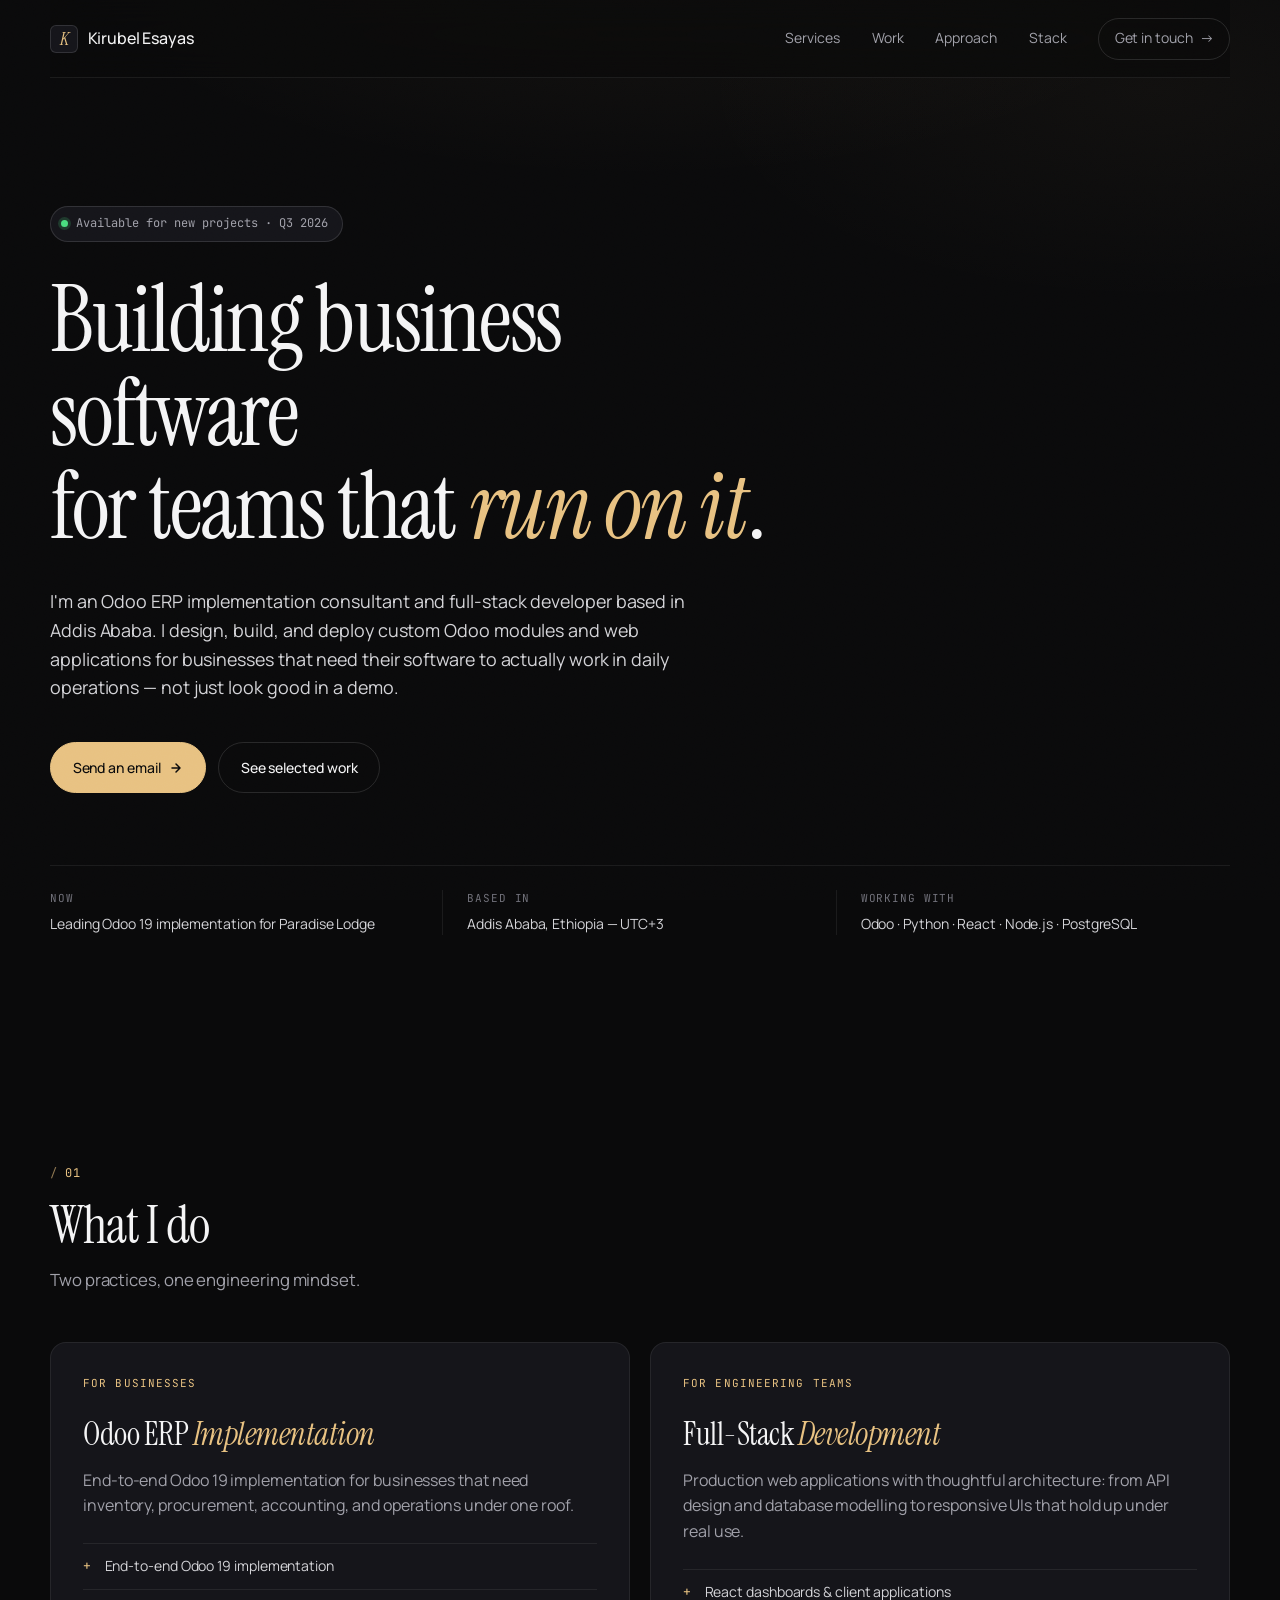
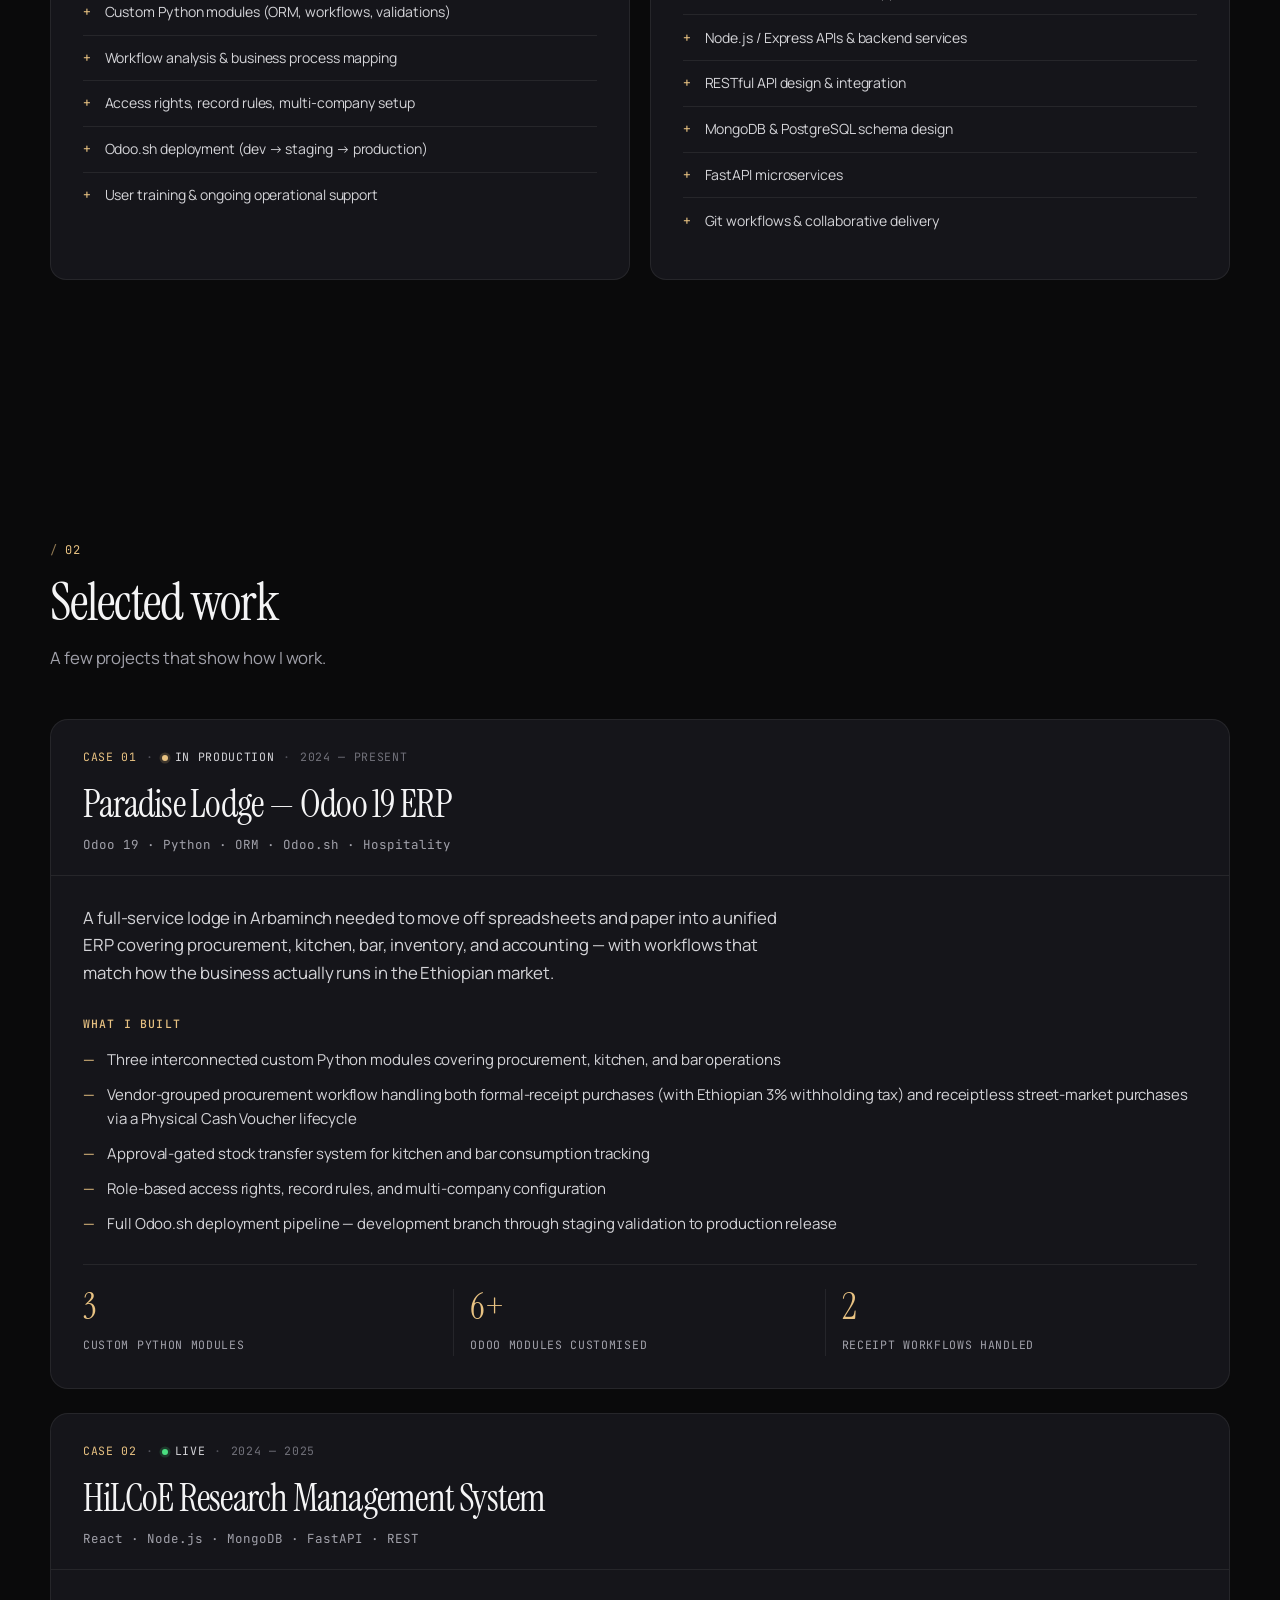
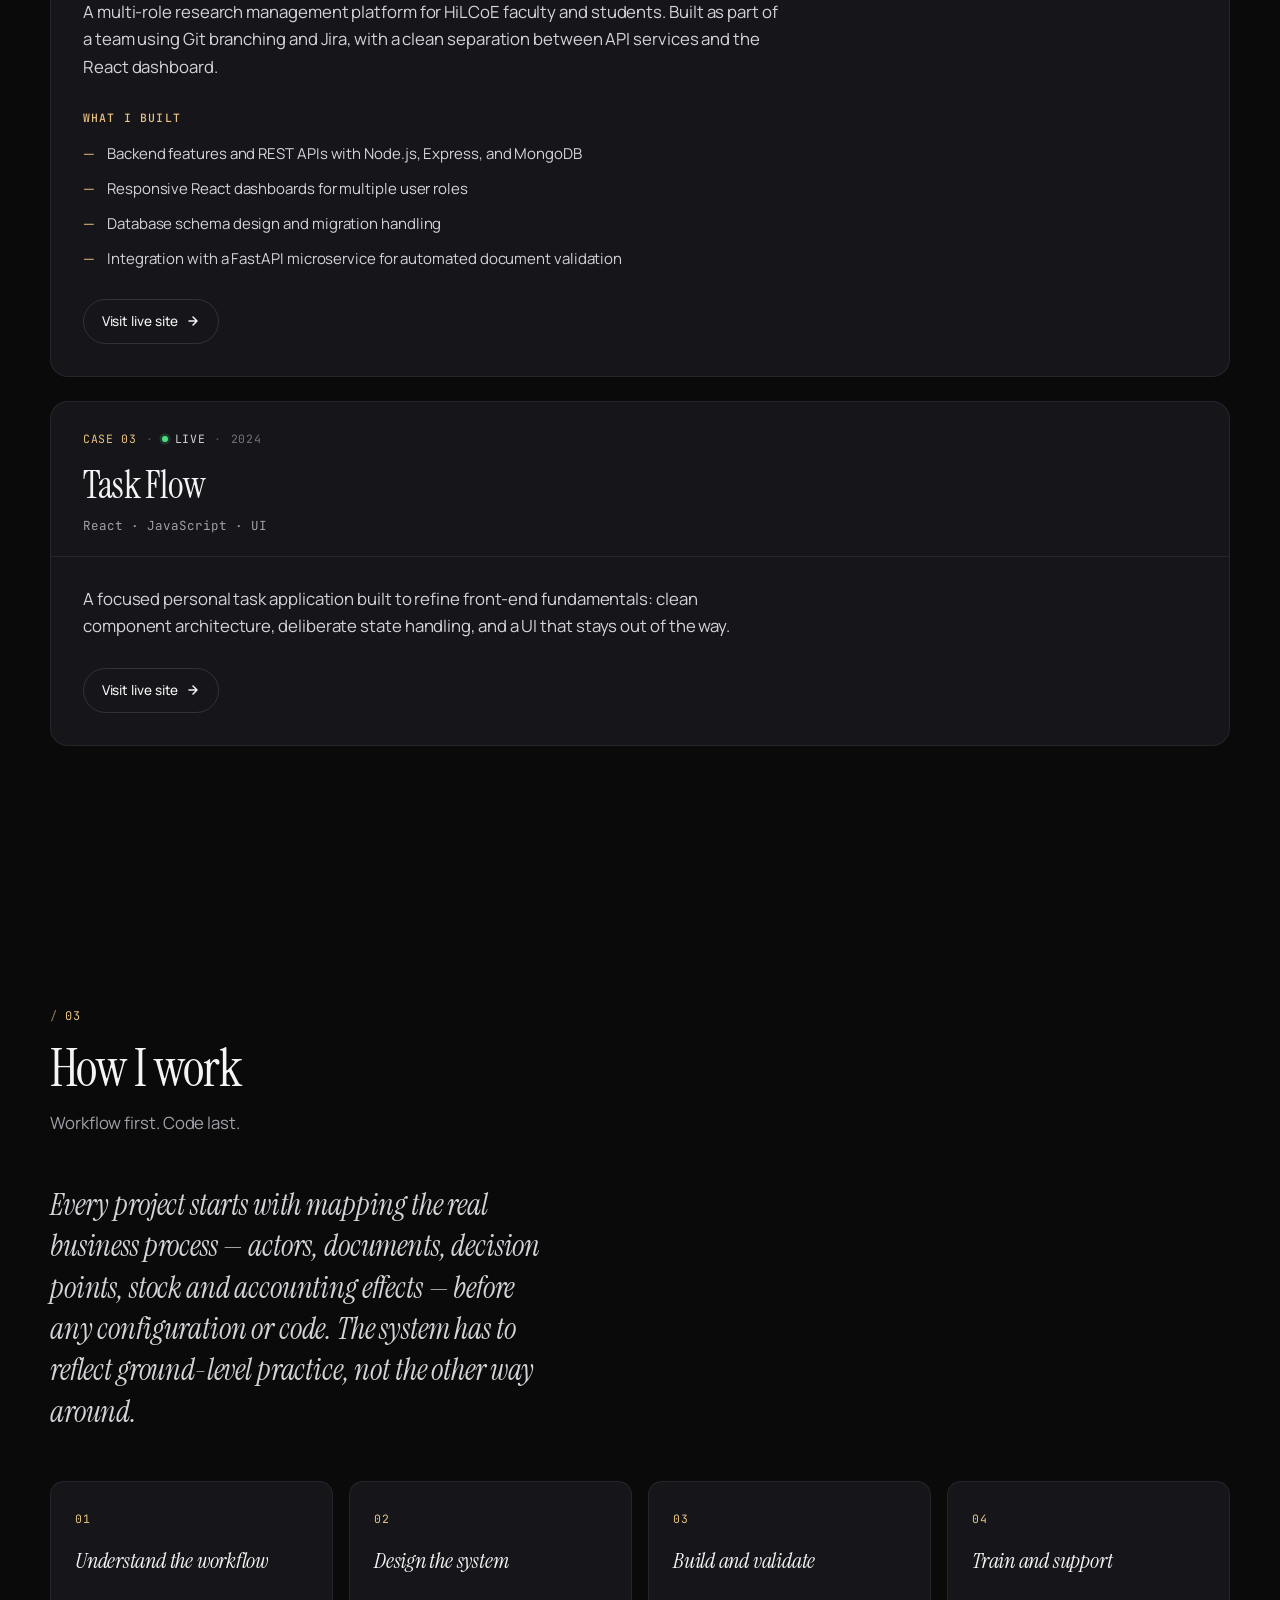
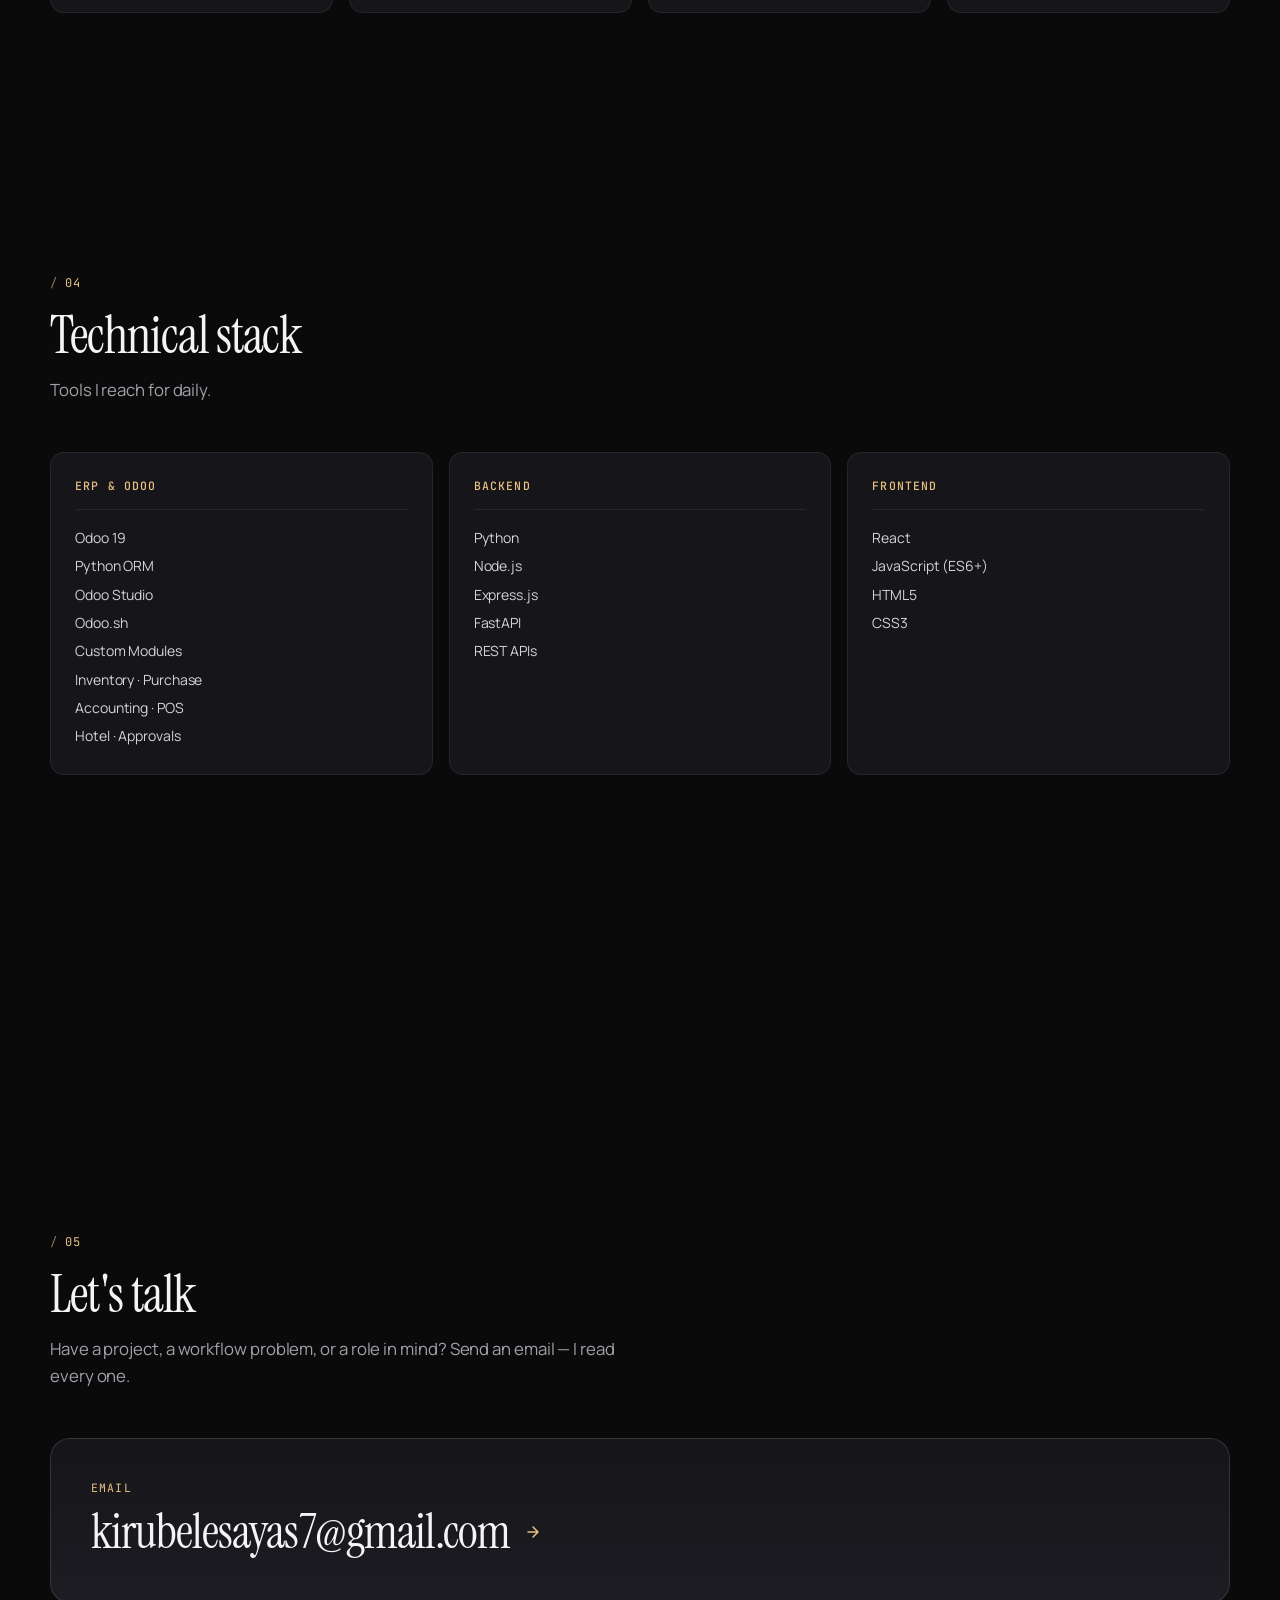
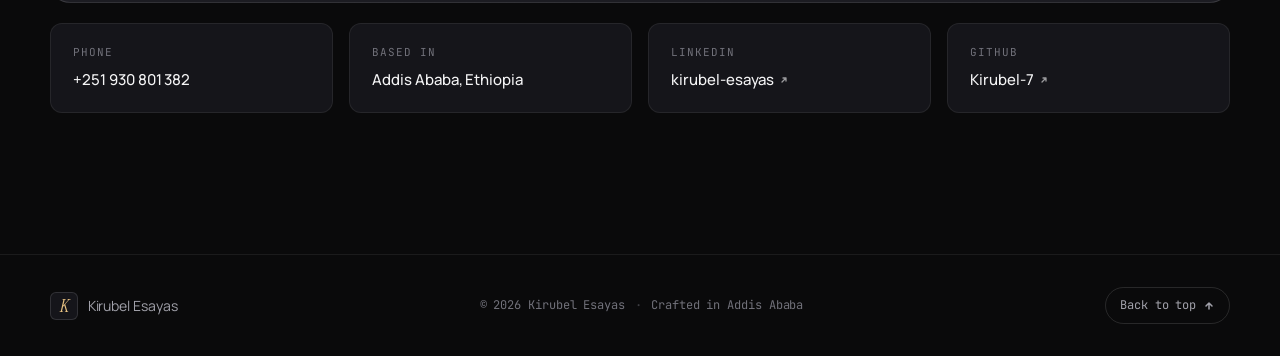
<file: Portfolio_V2/index.html>
<!DOCTYPE html>
<html lang="en">
<head>
  <meta charset="UTF-8" />
  <meta name="viewport" content="width=device-width, initial-scale=1.0" />
  <title>Kirubel Esayas — Odoo ERP Consultant & Full-Stack Developer</title>
  <meta name="description" content="Kirubel Esayas — Odoo 19 ERP implementation consultant and full-stack developer based in Addis Ababa. Custom Odoo modules, workflow automation, React and Node.js applications." />
  <meta name="theme-color" content="#0a0a0b" />

  <!-- Open Graph -->
  <meta property="og:title" content="Kirubel Esayas — Odoo ERP Consultant & Full-Stack Developer" />
  <meta property="og:description" content="Odoo 19 implementation, custom module development, and full-stack web applications for teams that depend on their software every day." />
  <meta property="og:type" content="website" />
  <meta property="og:url" content="https://www.kirubel7.me/" />

  <link rel="preconnect" href="https://fonts.googleapis.com" />
  <link rel="preconnect" href="https://fonts.gstatic.com" crossorigin />
  <link href="https://fonts.googleapis.com/css2?family=Instrument+Serif:ital@0;1&family=JetBrains+Mono:wght@400;500&family=Manrope:wght@300;400;500;600;700&display=swap" rel="stylesheet" />

  <link rel="stylesheet" href="style.css" />
</head>
<body>

  <div class="grain" aria-hidden="true"></div>

  <!-- ─────────────────────  NAV  ───────────────────── -->
  <header class="nav">
    <a class="brand" href="#top">
      <span class="brand-mark">K</span>
      <span class="brand-name">Kirubel Esayas</span>
    </a>
    <nav class="nav-links">
      <a href="#services">Services</a>
      <a href="#work">Work</a>
      <a href="#approach">Approach</a>
      <a href="#stack">Stack</a>
      <a href="#contact" class="nav-cta">Get in touch <span aria-hidden="true">→</span></a>
    </nav>
    <button class="nav-toggle" id="nav-toggle" aria-label="Open menu" aria-expanded="false">
      <span></span><span></span><span></span>
    </button>
  </header>

  <main id="top">

    <!-- ─────────────────────  HERO  ───────────────────── -->
    <section class="hero">
      <div class="hero-inner">
        <div class="status reveal" data-delay="0">
          <span class="status-dot"></span>
          <span>Available for new projects · Q3 2026</span>
        </div>

        <h1 class="hero-title reveal" data-delay="1">
          Building business software<br />
          for teams that <em>run on it</em>.
        </h1>

        <p class="hero-lead reveal" data-delay="2">
          I'm an Odoo ERP implementation consultant and full-stack developer based in
          Addis Ababa. I design, build, and deploy custom Odoo modules and web
          applications for businesses that need their software to actually work in
          daily operations &mdash; not just look good in a demo.
        </p>

        <div class="hero-actions reveal" data-delay="3">
          <a href="mailto:kirubelesayas7@gmail.com" class="btn btn-primary">
            <span>Send an email</span>
            <svg width="14" height="14" viewBox="0 0 14 14" fill="none" aria-hidden="true">
              <path d="M3 7h8M7 3l4 4-4 4" stroke="currentColor" stroke-width="1.5" stroke-linecap="round" stroke-linejoin="round"/>
            </svg>
          </a>
          <a href="#work" class="btn btn-ghost">
            <span>See selected work</span>
          </a>
        </div>

        <dl class="hero-meta reveal" data-delay="4">
          <div>
            <dt>Now</dt>
            <dd>Leading Odoo 19 implementation for Paradise Lodge</dd>
          </div>
          <div>
            <dt>Based in</dt>
            <dd>Addis Ababa, Ethiopia &mdash; UTC+3</dd>
          </div>
          <div>
            <dt>Working with</dt>
            <dd>Odoo · Python · React · Node.js · PostgreSQL</dd>
          </div>
        </dl>
      </div>
    </section>

    <!-- ─────────────────────  SERVICES  ───────────────────── -->
    <section class="section" id="services">
      <div class="section-head">
        <span class="section-num">01</span>
        <h2 class="section-title">What I do</h2>
        <p class="section-sub">Two practices, one engineering mindset.</p>
      </div>

      <div class="services-grid">
        <article class="service reveal">
          <p class="service-kicker">For businesses</p>
          <h3 class="service-title">Odoo ERP <em>Implementation</em></h3>
          <p class="service-desc">
            End-to-end Odoo 19 implementation for businesses that need
            inventory, procurement, accounting, and operations under one roof.
          </p>
          <ul class="service-list">
            <li><span>+</span>End-to-end Odoo 19 implementation</li>
            <li><span>+</span>Custom Python modules (ORM, workflows, validations)</li>
            <li><span>+</span>Workflow analysis &amp; business process mapping</li>
            <li><span>+</span>Access rights, record rules, multi-company setup</li>
            <li><span>+</span>Odoo.sh deployment (dev → staging → production)</li>
            <li><span>+</span>User training &amp; ongoing operational support</li>
          </ul>
        </article>

        <article class="service reveal" data-delay="1">
          <p class="service-kicker">For engineering teams</p>
          <h3 class="service-title">Full-Stack <em>Development</em></h3>
          <p class="service-desc">
            Production web applications with thoughtful architecture: from API
            design and database modelling to responsive UIs that hold up under
            real use.
          </p>
          <ul class="service-list">
            <li><span>+</span>React dashboards &amp; client applications</li>
            <li><span>+</span>Node.js / Express APIs &amp; backend services</li>
            <li><span>+</span>RESTful API design &amp; integration</li>
            <li><span>+</span>MongoDB &amp; PostgreSQL schema design</li>
            <li><span>+</span>FastAPI microservices</li>
            <li><span>+</span>Git workflows &amp; collaborative delivery</li>
          </ul>
        </article>
      </div>
    </section>

    <!-- ─────────────────────  WORK  ───────────────────── -->
    <section class="section" id="work">
      <div class="section-head">
        <span class="section-num">02</span>
        <h2 class="section-title">Selected work</h2>
        <p class="section-sub">A few projects that show how I work.</p>
      </div>

      <div class="case-list">

        <!-- CASE 01 ─ Paradise Lodge -->
        <article class="case reveal">
          <header class="case-head">
            <div class="case-meta">
              <span class="case-num">Case 01</span>
              <span class="case-sep">·</span>
              <span class="case-status"><span class="case-dot"></span>In production</span>
              <span class="case-sep">·</span>
              <span class="case-period">2024 — Present</span>
            </div>
            <h3 class="case-title">Paradise Lodge &mdash; Odoo 19 ERP</h3>
            <p class="case-tags">Odoo 19 · Python · ORM · Odoo.sh · Hospitality</p>
          </header>
          <div class="case-body">
            <p class="case-lead">
              A full-service lodge in Arbaminch needed to move off spreadsheets and
              paper into a unified ERP covering procurement, kitchen, bar, inventory,
              and accounting &mdash; with workflows that match how the business
              actually runs in the Ethiopian market.
            </p>
            <div class="case-detail">
              <h4>What I built</h4>
              <ul>
                <li>Three interconnected custom Python modules covering procurement, kitchen, and bar operations</li>
                <li>Vendor-grouped procurement workflow handling both formal-receipt purchases (with Ethiopian 3% withholding tax) and receiptless street-market purchases via a Physical Cash Voucher lifecycle</li>
                <li>Approval-gated stock transfer system for kitchen and bar consumption tracking</li>
                <li>Role-based access rights, record rules, and multi-company configuration</li>
                <li>Full Odoo.sh deployment pipeline &mdash; development branch through staging validation to production release</li>
              </ul>
            </div>
            <div class="case-stats">
              <div><strong>3</strong><span>Custom Python modules</span></div>
              <div><strong>6+</strong><span>Odoo modules customised</span></div>
              <div><strong>2</strong><span>Receipt workflows handled</span></div>
            </div>
          </div>
        </article>

        <!-- CASE 02 ─ HiLCoE RMS -->
        <article class="case reveal">
          <header class="case-head">
            <div class="case-meta">
              <span class="case-num">Case 02</span>
              <span class="case-sep">·</span>
              <span class="case-status"><span class="case-dot live"></span>Live</span>
              <span class="case-sep">·</span>
              <span class="case-period">2024 — 2025</span>
            </div>
            <h3 class="case-title">HiLCoE Research Management System</h3>
            <p class="case-tags">React · Node.js · MongoDB · FastAPI · REST</p>
          </header>
          <div class="case-body">
            <p class="case-lead">
              A multi-role research management platform for HiLCoE faculty and
              students. Built as part of a team using Git branching and Jira, with
              a clean separation between API services and the React dashboard.
            </p>
            <div class="case-detail">
              <h4>What I built</h4>
              <ul>
                <li>Backend features and REST APIs with Node.js, Express, and MongoDB</li>
                <li>Responsive React dashboards for multiple user roles</li>
                <li>Database schema design and migration handling</li>
                <li>Integration with a FastAPI microservice for automated document validation</li>
              </ul>
            </div>
            <div class="case-actions">
              <a class="case-link" href="https://hi-l-co-e-rms.vercel.app/" target="_blank" rel="noreferrer">
                Visit live site
                <svg width="14" height="14" viewBox="0 0 14 14" fill="none" aria-hidden="true">
                  <path d="M3 7h8M7 3l4 4-4 4" stroke="currentColor" stroke-width="1.5" stroke-linecap="round" stroke-linejoin="round"/>
                </svg>
              </a>
            </div>
          </div>
        </article>

        <!-- CASE 03 ─ Task App -->
        <article class="case reveal">
          <header class="case-head">
            <div class="case-meta">
              <span class="case-num">Case 03</span>
              <span class="case-sep">·</span>
              <span class="case-status"><span class="case-dot live"></span>Live</span>
              <span class="case-sep">·</span>
              <span class="case-period">2024</span>
            </div>
            <h3 class="case-title">Task Flow</h3>
            <p class="case-tags">React · JavaScript · UI</p>
          </header>
          <div class="case-body">
            <p class="case-lead">
              A focused personal task application built to refine front-end
              fundamentals: clean component architecture, deliberate state handling,
              and a UI that stays out of the way.
            </p>
            <div class="case-actions">
              <a class="case-link" href="https://taskapp.kirubel7.me/" target="_blank" rel="noreferrer">
                Visit live site
                <svg width="14" height="14" viewBox="0 0 14 14" fill="none" aria-hidden="true">
                  <path d="M3 7h8M7 3l4 4-4 4" stroke="currentColor" stroke-width="1.5" stroke-linecap="round" stroke-linejoin="round"/>
                </svg>
              </a>
            </div>
          </div>
        </article>

      </div>
    </section>

    <!-- ─────────────────────  APPROACH  ───────────────────── -->
    <section class="section" id="approach">
      <div class="section-head">
        <span class="section-num">03</span>
        <h2 class="section-title">How I work</h2>
        <p class="section-sub">Workflow first. Code last.</p>
      </div>

      <p class="approach-lead reveal">
        Every project starts with mapping the real business process &mdash; actors,
        documents, decision points, stock and accounting effects &mdash; before
        any configuration or code. The system has to reflect ground-level practice,
        not the other way around.
      </p>

      <div class="approach-steps">
        <article class="step reveal">
          <span class="step-num">01</span>
          <h4>Understand the workflow</h4>
        </article>
        <article class="step reveal" data-delay="1">
          <span class="step-num">02</span>
          <h4>Design the system</h4>
        </article>
        <article class="step reveal" data-delay="2">
          <span class="step-num">03</span>
          <h4>Build and validate</h4>
        </article>
        <article class="step reveal" data-delay="3">
          <span class="step-num">04</span>
          <h4>Train and support</h4>
        </article>
      </div>
    </section>

    <!-- ─────────────────────  STACK  ───────────────────── -->
    <section class="section" id="stack">
      <div class="section-head">
        <span class="section-num">04</span>
        <h2 class="section-title">Technical stack</h2>
        <p class="section-sub">Tools I reach for daily.</p>
      </div>

      <div class="stack-grid">
        <div class="stack-col reveal">
          <h4>ERP &amp; Odoo</h4>
          <ul>
            <li>Odoo 19</li>
            <li>Python ORM</li>
            <li>Odoo Studio</li>
            <li>Odoo.sh</li>
            <li>Custom Modules</li>
            <li>Inventory · Purchase</li>
            <li>Accounting · POS</li>
            <li>Hotel · Approvals</li>
          </ul>
        </div>
        <div class="stack-col reveal" data-delay="1">
          <h4>Backend</h4>
          <ul>
            <li>Python</li>
            <li>Node.js</li>
            <li>Express.js</li>
            <li>FastAPI</li>
            <li>REST APIs</li>
          </ul>
        </div>
        <div class="stack-col reveal" data-delay="2">
          <h4>Frontend</h4>
          <ul>
            <li>React</li>
            <li>JavaScript (ES6+)</li>
            <li>HTML5</li>
            <li>CSS3</li>
          </ul>
        </div>
        <div class="stack-col reveal" data-delay="3">
          <h4>Database</h4>
          <ul>
            <li>PostgreSQL</li>
            <li>MongoDB</li>
            <li>SQL</li>
          </ul>
        </div>
        <div class="stack-col reveal" data-delay="4">
          <h4>Tools</h4>
          <ul>
            <li>Git · GitHub</li>
            <li>Odoo.sh</li>
            <li>Jira · Postman</li>
          </ul>
        </div>
        <div class="stack-col reveal" data-delay="5">
          <h4>Domain</h4>
          <ul>
            <li>Workflow analysis</li>
            <li>Access rights design</li>
            <li>User training</li>
          </ul>
        </div>
      </div>
    </section>

    <!-- ─────────────────────  CONTACT  ───────────────────── -->
    <section class="section contact" id="contact">
      <div class="section-head">
        <span class="section-num">05</span>
        <h2 class="section-title">Let's talk</h2>
        <p class="section-sub">Have a project, a workflow problem, or a role in mind? Send an email &mdash; I read every one.</p>
      </div>

      <a class="contact-email reveal" href="mailto:kirubelesayas7@gmail.com">
        <span class="contact-email-label">Email</span>
        <span class="contact-email-value">
          kirubelesayas7@gmail.com
          <svg width="20" height="20" viewBox="0 0 20 20" fill="none" aria-hidden="true">
            <path d="M5 10h10M10 5l5 5-5 5" stroke="currentColor" stroke-width="1.5" stroke-linecap="round" stroke-linejoin="round"/>
          </svg>
        </span>
      </a>

      <div class="contact-meta">
        <a class="contact-card" href="tel:+251930801382">
          <span>Phone</span>
          <strong>+251 930 801 382</strong>
        </a>
        <div class="contact-card">
          <span>Based in</span>
          <strong>Addis Ababa, Ethiopia</strong>
        </div>
        <a class="contact-card" href="https://linkedin.com/in/kirubel-esayas" target="_blank" rel="noreferrer">
          <span>LinkedIn</span>
          <strong>kirubel-esayas <svg width="12" height="12" viewBox="0 0 12 12" fill="none" aria-hidden="true" style="margin-left:4px;opacity:.6;"><path d="M4 8l4-4M5 4h3v3" stroke="currentColor" stroke-width="1.3" stroke-linecap="round" stroke-linejoin="round"/></svg></strong>
        </a>
        <a class="contact-card" href="https://github.com/Kirubel-7" target="_blank" rel="noreferrer">
          <span>GitHub</span>
          <strong>Kirubel-7 <svg width="12" height="12" viewBox="0 0 12 12" fill="none" aria-hidden="true" style="margin-left:4px;opacity:.6;"><path d="M4 8l4-4M5 4h3v3" stroke="currentColor" stroke-width="1.3" stroke-linecap="round" stroke-linejoin="round"/></svg></strong>
        </a>
      </div>
    </section>

  </main>

  <!-- ─────────────────────  FOOTER  ───────────────────── -->
  <footer class="footer">
    <div class="footer-inner">
      <div class="footer-brand">
        <span class="brand-mark">K</span>
        <span>Kirubel Esayas</span>
      </div>
      <div class="footer-meta">
        <span>© 2026 Kirubel Esayas</span>
        <span class="footer-sep">·</span>
        <span>Crafted in Addis Ababa</span>
      </div>
      <a href="#top" class="footer-top">
        Back to top
        <svg width="12" height="12" viewBox="0 0 12 12" fill="none" aria-hidden="true">
          <path d="M6 9V3M3 6l3-3 3 3" stroke="currentColor" stroke-width="1.5" stroke-linecap="round" stroke-linejoin="round"/>
        </svg>
      </a>
    </div>
  </footer>

  <script src="script.js"></script>
</body>
</html>
</file>
<file: Portfolio_V2/style.css>
/* ──────────────────────────────────────────────────────────────
   Kirubel Esayas — Portfolio
   Dark editorial · warm amber · serif accents
   ────────────────────────────────────────────────────────────── */

:root {
  /* Surfaces */
  --bg:           #0a0a0b;
  --bg-elev:     #111114;
  --surface:     #15151a;
  --surface-2:   #1c1c22;

  /* Lines */
  --border:        rgba(255, 255, 255, 0.07);
  --border-strong: rgba(255, 255, 255, 0.12);
  --border-accent: rgba(232, 194, 130, 0.32);

  /* Text */
  --text:         #f4f4f5;
  --text-soft:    #d4d4d8;
  --text-muted:   #a1a1aa;
  --text-subtle:  #71717a;
  --text-faint:   #52525b;

  /* Accent — warm cream amber */
  --accent:        #e8c282;
  --accent-strong: #f0d49a;
  --accent-soft:   rgba(232, 194, 130, 0.10);

  /* Status */
  --live:    #4ade80;
  --working: #e8c282;

  /* Typography */
  --font-display: "Instrument Serif", "Cormorant Garamond", Georgia, serif;
  --font-body:    "Manrope", -apple-system, BlinkMacSystemFont, "Segoe UI", sans-serif;
  --font-mono:    "JetBrains Mono", ui-monospace, "SF Mono", Menlo, monospace;

  /* Layout */
  --container:    1180px;
  --gutter:       clamp(1.25rem, 4vw, 2.5rem);
  --section-gap:  clamp(5rem, 10vw, 8rem);

  /* Motion */
  --ease:   cubic-bezier(0.22, 1, 0.36, 1);
  --ease-2: cubic-bezier(0.16, 1, 0.3, 1);
}

/* ─── Reset / base ─── */
*, *::before, *::after { box-sizing: border-box; }

html {
  scroll-behavior: smooth;
  -webkit-font-smoothing: antialiased;
  -moz-osx-font-smoothing: grayscale;
}

body {
  margin: 0;
  min-height: 100vh;
  background: var(--bg);
  color: var(--text);
  font-family: var(--font-body);
  font-weight: 400;
  font-size: 16px;
  line-height: 1.6;
  letter-spacing: -0.005em;
  overflow-x: hidden;
  background-image:
    radial-gradient(ellipse 80% 50% at 50% -10%, rgba(232, 194, 130, 0.06), transparent 60%),
    radial-gradient(ellipse 60% 40% at 90% 10%, rgba(232, 194, 130, 0.03), transparent 60%);
  background-attachment: fixed;
}

/* Grain overlay — adds film texture without being noisy */
.grain {
  position: fixed;
  inset: 0;
  pointer-events: none;
  z-index: 100;
  opacity: 0.04;
  mix-blend-mode: overlay;
  background-image: url("data:image/svg+xml,%3Csvg xmlns='http://www.w3.org/2000/svg' width='200' height='200'%3E%3Cfilter id='n'%3E%3CfeTurbulence type='fractalNoise' baseFrequency='0.9' numOctaves='2' stitchTiles='stitch'/%3E%3C/filter%3E%3Crect width='100%25' height='100%25' filter='url(%23n)'/%3E%3C/svg%3E");
}

::selection {
  background: var(--accent);
  color: var(--bg);
}

a {
  color: inherit;
  text-decoration: none;
  transition: color 240ms var(--ease);
}

button { font: inherit; cursor: pointer; }

/* Container utility */
.nav, .hero-inner, .section, .footer-inner {
  width: min(var(--container), 100% - var(--gutter) * 2);
  margin-inline: auto;
}

/* ─────────────────────  NAV  ───────────────────── */

.nav {
  position: sticky;
  top: 0;
  z-index: 50;
  display: flex;
  align-items: center;
  justify-content: space-between;
  padding: 1.1rem 0;
  margin-top: 0;
  background: rgba(10, 10, 11, 0.72);
  backdrop-filter: blur(16px) saturate(140%);
  -webkit-backdrop-filter: blur(16px) saturate(140%);
  border-bottom: 1px solid var(--border);
}

.brand {
  display: inline-flex;
  align-items: center;
  gap: 0.6rem;
  color: var(--text);
}

.brand-mark {
  display: grid;
  place-items: center;
  width: 28px;
  height: 28px;
  border: 1px solid var(--border-strong);
  border-radius: 6px;
  background: var(--surface);
  font-family: var(--font-display);
  font-style: italic;
  font-size: 18px;
  color: var(--accent);
  line-height: 1;
}

.brand-name {
  font-weight: 500;
  letter-spacing: -0.01em;
}

.nav-links {
  display: flex;
  align-items: center;
  gap: 2rem;
}

.nav-links > a {
  font-size: 14px;
  font-weight: 400;
  color: var(--text-muted);
  position: relative;
}

.nav-links > a:not(.nav-cta):hover {
  color: var(--text);
}

.nav-links > a:not(.nav-cta)::after {
  content: "";
  position: absolute;
  left: 0;
  right: 0;
  bottom: -4px;
  height: 1px;
  background: var(--accent);
  transform: scaleX(0);
  transform-origin: left;
  transition: transform 280ms var(--ease);
}

.nav-links > a:not(.nav-cta):hover::after {
  transform: scaleX(1);
}

.nav-cta {
  display: inline-flex;
  align-items: center;
  gap: 0.45rem;
  padding: 0.55rem 0.95rem;
  border: 1px solid var(--border-strong);
  border-radius: 999px;
  font-size: 13px;
  font-weight: 500;
  color: var(--text);
  transition: all 240ms var(--ease);
}

.nav-cta:hover {
  border-color: var(--accent);
  background: var(--accent-soft);
  color: var(--accent-strong);
}

.nav-cta span[aria-hidden] {
  transition: transform 240ms var(--ease);
  display: inline-block;
}

.nav-cta:hover span[aria-hidden] {
  transform: translateX(3px);
}

.nav-toggle {
  display: none;
  flex-direction: column;
  gap: 5px;
  background: transparent;
  border: 1px solid var(--border-strong);
  border-radius: 6px;
  padding: 9px;
  width: 38px;
  height: 38px;
}

.nav-toggle span {
  display: block;
  width: 100%;
  height: 1.5px;
  background: var(--text);
  transition: transform 240ms var(--ease), opacity 200ms var(--ease);
}

.nav-toggle[aria-expanded="true"] span:nth-child(1) { transform: translateY(6.5px) rotate(45deg); }
.nav-toggle[aria-expanded="true"] span:nth-child(2) { opacity: 0; }
.nav-toggle[aria-expanded="true"] span:nth-child(3) { transform: translateY(-6.5px) rotate(-45deg); }

/* ─────────────────────  HERO  ───────────────────── */

.hero {
  padding: clamp(4rem, 12vw, 8rem) 0 clamp(3rem, 8vw, 6rem);
}

.hero-inner {
  display: flex;
  flex-direction: column;
  align-items: flex-start;
  gap: 2rem;
}

.status {
  display: inline-flex;
  align-items: center;
  gap: 0.55rem;
  padding: 0.45rem 0.85rem 0.45rem 0.6rem;
  border: 1px solid var(--border-strong);
  border-radius: 999px;
  background: var(--surface);
  font-family: var(--font-mono);
  font-size: 12px;
  color: var(--text-muted);
  letter-spacing: 0;
}

.status-dot {
  width: 7px;
  height: 7px;
  border-radius: 50%;
  background: var(--live);
  box-shadow: 0 0 0 3px rgba(74, 222, 128, 0.18);
  animation: pulse 2.4s ease-in-out infinite;
}

@keyframes pulse {
  0%, 100% { box-shadow: 0 0 0 3px rgba(74, 222, 128, 0.18); }
  50%      { box-shadow: 0 0 0 5px rgba(74, 222, 128, 0.08); }
}

.hero-title {
  font-family: var(--font-display);
  font-weight: 400;
  font-size: clamp(2.75rem, 8vw, 5.75rem);
  line-height: 1.02;
  letter-spacing: -0.025em;
  margin: 0;
  max-width: 18ch;
}

.hero-title em {
  font-style: italic;
  color: var(--accent);
}

.hero-lead {
  font-size: clamp(1.05rem, 1.4vw, 1.2rem);
  line-height: 1.6;
  color: var(--text-soft);
  max-width: 58ch;
  margin: 0;
}

.hero-actions {
  display: flex;
  flex-wrap: wrap;
  gap: 0.75rem;
  margin-top: 0.5rem;
}

.btn {
  display: inline-flex;
  align-items: center;
  gap: 0.55rem;
  padding: 0.85rem 1.35rem;
  border-radius: 999px;
  font-size: 14px;
  font-weight: 500;
  letter-spacing: -0.005em;
  border: 1px solid transparent;
  transition: all 240ms var(--ease);
}

.btn svg {
  transition: transform 240ms var(--ease);
}

.btn-primary {
  background: var(--accent);
  color: var(--bg);
  border-color: var(--accent);
}

.btn-primary:hover {
  background: var(--accent-strong);
  border-color: var(--accent-strong);
  transform: translateY(-1px);
  box-shadow: 0 8px 28px -8px rgba(232, 194, 130, 0.4);
}

.btn-primary:hover svg { transform: translateX(3px); }

.btn-ghost {
  background: transparent;
  border-color: var(--border-strong);
  color: var(--text);
}

.btn-ghost:hover {
  border-color: var(--text-muted);
  background: var(--surface);
}

.hero-meta {
  display: grid;
  grid-template-columns: repeat(3, minmax(0, 1fr));
  gap: 0;
  margin: 2.5rem 0 0;
  padding: 1.5rem 0 0;
  border-top: 1px solid var(--border);
  width: 100%;
}

.hero-meta > div {
  padding-right: 1.5rem;
  border-right: 1px solid var(--border);
}

.hero-meta > div:last-child {
  border-right: none;
  padding-right: 0;
}

.hero-meta > div + div {
  padding-left: 1.5rem;
}

.hero-meta dt {
  font-family: var(--font-mono);
  font-size: 11px;
  text-transform: uppercase;
  letter-spacing: 0.08em;
  color: var(--text-subtle);
  margin: 0 0 0.4rem;
}

.hero-meta dd {
  margin: 0;
  font-size: 14px;
  color: var(--text-soft);
  line-height: 1.45;
}

/* ─────────────────────  SECTION HEAD  ───────────────────── */

.section {
  padding: var(--section-gap) 0;
  scroll-margin-top: 4rem;
}

.section-head {
  margin-bottom: 3rem;
  max-width: 720px;
}

.section-num {
  display: inline-block;
  font-family: var(--font-mono);
  font-size: 12px;
  color: var(--accent);
  letter-spacing: 0.06em;
  margin-bottom: 1rem;
}

.section-num::before { content: "/ "; opacity: 0.6; }

.section-title {
  font-family: var(--font-display);
  font-weight: 400;
  font-size: clamp(2rem, 4.5vw, 3.25rem);
  line-height: 1.05;
  letter-spacing: -0.02em;
  margin: 0 0 0.85rem;
}

.section-sub {
  font-size: 1.05rem;
  color: var(--text-muted);
  margin: 0;
  max-width: 60ch;
}

/* ─────────────────────  SERVICES  ───────────────────── */

.services-grid {
  display: grid;
  grid-template-columns: repeat(2, minmax(0, 1fr));
  gap: 1.25rem;
}

.service {
  padding: 2rem 2rem 2.25rem;
  background: var(--surface);
  border: 1px solid var(--border);
  border-radius: 16px;
  transition: border-color 320ms var(--ease), transform 320ms var(--ease);
  position: relative;
  overflow: hidden;
}

.service::before {
  content: "";
  position: absolute;
  top: 0;
  left: 0;
  right: 0;
  height: 1px;
  background: linear-gradient(90deg, transparent, var(--accent), transparent);
  opacity: 0;
  transition: opacity 400ms var(--ease);
}

.service:hover {
  border-color: var(--border-strong);
  transform: translateY(-2px);
}

.service:hover::before {
  opacity: 1;
}

.service-kicker {
  font-family: var(--font-mono);
  font-size: 11px;
  text-transform: uppercase;
  letter-spacing: 0.1em;
  color: var(--accent);
  margin: 0 0 1.5rem;
}

.service-title {
  font-family: var(--font-display);
  font-weight: 400;
  font-size: clamp(1.5rem, 2.5vw, 2rem);
  line-height: 1.1;
  letter-spacing: -0.015em;
  margin: 0 0 1rem;
}

.service-title em {
  font-style: italic;
  color: var(--accent);
}

.service-desc {
  color: var(--text-muted);
  margin: 0 0 1.5rem;
  line-height: 1.6;
}

.service-list {
  list-style: none;
  padding: 0;
  margin: 0;
  border-top: 1px solid var(--border);
}

.service-list li {
  display: flex;
  gap: 0.85rem;
  padding: 0.7rem 0;
  font-size: 14px;
  color: var(--text-soft);
  border-bottom: 1px solid var(--border);
}

.service-list li:last-child { border-bottom: none; }

.service-list li span {
  font-family: var(--font-mono);
  color: var(--accent);
  flex-shrink: 0;
  font-size: 13px;
  margin-top: 1px;
}

/* ─────────────────────  CASE STUDIES  ───────────────────── */

.case-list {
  display: flex;
  flex-direction: column;
  gap: 1.5rem;
}

.case {
  background: var(--surface);
  border: 1px solid var(--border);
  border-radius: 18px;
  overflow: hidden;
  transition: border-color 320ms var(--ease);
}

.case:hover {
  border-color: var(--border-strong);
}

.case-head {
  padding: 1.75rem 2rem 1.25rem;
  border-bottom: 1px solid var(--border);
}

.case-meta {
  display: flex;
  align-items: center;
  flex-wrap: wrap;
  gap: 0.55rem;
  font-family: var(--font-mono);
  font-size: 11.5px;
  color: var(--text-subtle);
  text-transform: uppercase;
  letter-spacing: 0.06em;
  margin-bottom: 1rem;
}

.case-num {
  color: var(--accent);
}

.case-sep {
  color: var(--text-faint);
}

.case-status {
  display: inline-flex;
  align-items: center;
  gap: 0.4rem;
  color: var(--text-soft);
}

.case-dot {
  width: 6px;
  height: 6px;
  border-radius: 50%;
  background: var(--working);
  box-shadow: 0 0 0 2.5px rgba(232, 194, 130, 0.18);
}

.case-dot.live {
  background: var(--live);
  box-shadow: 0 0 0 2.5px rgba(74, 222, 128, 0.18);
}

.case-title {
  font-family: var(--font-display);
  font-weight: 400;
  font-size: clamp(1.6rem, 3vw, 2.4rem);
  line-height: 1.1;
  letter-spacing: -0.02em;
  margin: 0 0 0.6rem;
}

.case-tags {
  font-family: var(--font-mono);
  font-size: 12.5px;
  color: var(--text-muted);
  margin: 0;
  letter-spacing: 0;
}

.case-body {
  padding: 1.75rem 2rem 2rem;
}

.case-lead {
  font-size: 1.05rem;
  line-height: 1.65;
  color: var(--text-soft);
  margin: 0 0 1.75rem;
  max-width: 70ch;
}

.case-detail h4 {
  font-family: var(--font-mono);
  font-size: 11.5px;
  text-transform: uppercase;
  letter-spacing: 0.1em;
  color: var(--accent);
  margin: 0 0 0.9rem;
  font-weight: 500;
}

.case-detail ul {
  list-style: none;
  padding: 0;
  margin: 0 0 1.75rem;
}

.case-detail li {
  position: relative;
  padding-left: 1.5rem;
  margin-bottom: 0.7rem;
  color: var(--text-soft);
  font-size: 15px;
  line-height: 1.6;
}

.case-detail li::before {
  content: "—";
  position: absolute;
  left: 0;
  color: var(--accent);
}

.case-stats {
  display: grid;
  grid-template-columns: repeat(3, minmax(0, 1fr));
  gap: 0;
  margin-top: 1.5rem;
  padding-top: 1.5rem;
  border-top: 1px solid var(--border);
}

.case-stats > div {
  padding-right: 1rem;
  border-right: 1px solid var(--border);
}

.case-stats > div:last-child {
  border-right: none;
}

.case-stats > div + div {
  padding-left: 1rem;
}

.case-stats strong {
  display: block;
  font-family: var(--font-display);
  font-size: 2.25rem;
  font-weight: 400;
  line-height: 1;
  color: var(--accent);
  margin-bottom: 0.35rem;
}

.case-stats span {
  font-family: var(--font-mono);
  font-size: 11.5px;
  text-transform: uppercase;
  letter-spacing: 0.06em;
  color: var(--text-muted);
}

.case-actions {
  display: flex;
  gap: 0.75rem;
  margin-top: 1rem;
}

.case-link {
  display: inline-flex;
  align-items: center;
  gap: 0.5rem;
  padding: 0.65rem 1.1rem;
  border-radius: 999px;
  border: 1px solid var(--border-strong);
  font-size: 13.5px;
  color: var(--text);
  font-weight: 500;
  transition: all 240ms var(--ease);
}

.case-link svg { transition: transform 240ms var(--ease); }

.case-link:hover {
  border-color: var(--accent);
  background: var(--accent-soft);
  color: var(--accent-strong);
}

.case-link:hover svg { transform: translateX(3px); }

/* ─────────────────────  APPROACH  ───────────────────── */

.approach-lead {
  font-family: var(--font-display);
  font-style: italic;
  font-size: clamp(1.4rem, 2.5vw, 1.85rem);
  line-height: 1.4;
  color: var(--text-soft);
  max-width: 36ch;
  margin: 0 0 3rem;
  letter-spacing: -0.005em;
}

.approach-steps {
  display: grid;
  grid-template-columns: repeat(4, minmax(0, 1fr));
  gap: 1rem;
}

.step {
  padding: 1.75rem 1.5rem;
  background: var(--surface);
  border: 1px solid var(--border);
  border-radius: 14px;
  transition: border-color 320ms var(--ease), background 320ms var(--ease);
}

.step:hover {
  border-color: var(--border-strong);
  background: var(--surface-2);
}

.step-num {
  display: block;
  font-family: var(--font-mono);
  font-size: 11.5px;
  color: var(--accent);
  letter-spacing: 0.08em;
  margin-bottom: 1.25rem;
}

.step h4 {
  font-family: var(--font-display);
  font-weight: 400;
  font-style: italic;
  font-size: 1.35rem;
  line-height: 1.15;
  letter-spacing: -0.01em;
  margin: 0 0 0.65rem;
  color: var(--text);
}

.step p {
  margin: 0;
  font-size: 14px;
  line-height: 1.55;
  color: var(--text-muted);
}

/* ─────────────────────  STACK  ───────────────────── */

.stack-grid {
  display: grid;
  grid-template-columns: repeat(3, minmax(0, 1fr));
  gap: 1rem;
}

.stack-col {
  padding: 1.5rem 1.5rem 1.75rem;
  background: var(--surface);
  border: 1px solid var(--border);
  border-radius: 14px;
  transition: border-color 280ms var(--ease);
}

.stack-col:hover { border-color: var(--border-strong); }

.stack-col h4 {
  font-family: var(--font-mono);
  font-size: 11.5px;
  text-transform: uppercase;
  letter-spacing: 0.1em;
  color: var(--accent);
  margin: 0 0 1.1rem;
  font-weight: 500;
  padding-bottom: 0.85rem;
  border-bottom: 1px solid var(--border);
}

.stack-col ul {
  list-style: none;
  padding: 0;
  margin: 0;
  display: flex;
  flex-direction: column;
  gap: 0.55rem;
}

.stack-col li {
  font-size: 14px;
  color: var(--text-soft);
  line-height: 1.4;
}

/* ─────────────────────  CONTACT  ───────────────────── */

.contact {
  padding-bottom: clamp(3rem, 6vw, 5rem);
}

.contact-email {
  display: flex;
  flex-direction: column;
  gap: 0.5rem;
  padding: 2.5rem 2.5rem 2.75rem;
  background: linear-gradient(180deg, var(--surface) 0%, var(--surface-2) 100%);
  border: 1px solid var(--border-strong);
  border-radius: 20px;
  margin-bottom: 1.25rem;
  transition: all 320ms var(--ease);
  position: relative;
  overflow: hidden;
}

.contact-email::before {
  content: "";
  position: absolute;
  inset: 0;
  background: radial-gradient(ellipse 60% 80% at 100% 50%, var(--accent-soft), transparent 70%);
  opacity: 0;
  transition: opacity 400ms var(--ease);
}

.contact-email:hover {
  border-color: var(--accent);
  transform: translateY(-2px);
  box-shadow: 0 16px 48px -16px rgba(232, 194, 130, 0.2);
}

.contact-email:hover::before { opacity: 1; }

.contact-email-label {
  font-family: var(--font-mono);
  font-size: 11.5px;
  text-transform: uppercase;
  letter-spacing: 0.1em;
  color: var(--accent);
  position: relative;
  z-index: 1;
}

.contact-email-value {
  font-family: var(--font-display);
  font-size: clamp(1.75rem, 5vw, 3rem);
  font-weight: 400;
  letter-spacing: -0.02em;
  line-height: 1.1;
  display: inline-flex;
  align-items: center;
  gap: 0.8rem;
  color: var(--text);
  position: relative;
  z-index: 1;
}

.contact-email-value svg {
  color: var(--accent);
  transition: transform 320ms var(--ease);
  flex-shrink: 0;
}

.contact-email:hover .contact-email-value svg {
  transform: translateX(6px);
}

.contact-meta {
  display: grid;
  grid-template-columns: repeat(4, minmax(0, 1fr));
  gap: 1rem;
}

.contact-card {
  display: flex;
  flex-direction: column;
  gap: 0.4rem;
  padding: 1.25rem 1.4rem;
  background: var(--surface);
  border: 1px solid var(--border);
  border-radius: 12px;
  transition: border-color 280ms var(--ease), background 280ms var(--ease);
}

a.contact-card:hover {
  border-color: var(--accent);
  background: var(--accent-soft);
}

.contact-card span {
  font-family: var(--font-mono);
  font-size: 11px;
  text-transform: uppercase;
  letter-spacing: 0.08em;
  color: var(--text-subtle);
}

.contact-card strong {
  font-size: 15px;
  font-weight: 500;
  color: var(--text);
  display: inline-flex;
  align-items: center;
}

/* ─────────────────────  FOOTER  ───────────────────── */

.footer {
  border-top: 1px solid var(--border);
  padding: 2rem 0;
  margin-top: 4rem;
}

.footer-inner {
  display: flex;
  align-items: center;
  justify-content: space-between;
  flex-wrap: wrap;
  gap: 1.25rem;
}

.footer-brand {
  display: inline-flex;
  align-items: center;
  gap: 0.6rem;
  font-size: 14px;
  color: var(--text-muted);
}

.footer-meta {
  display: inline-flex;
  align-items: center;
  gap: 0.6rem;
  font-family: var(--font-mono);
  font-size: 12px;
  color: var(--text-subtle);
}

.footer-sep { opacity: 0.5; }

.footer-top {
  display: inline-flex;
  align-items: center;
  gap: 0.45rem;
  font-family: var(--font-mono);
  font-size: 12px;
  color: var(--text-muted);
  padding: 0.5rem 0.85rem;
  border-radius: 999px;
  border: 1px solid var(--border-strong);
  transition: all 240ms var(--ease);
}

.footer-top:hover {
  border-color: var(--accent);
  color: var(--accent-strong);
}

.footer-top svg { transition: transform 240ms var(--ease); }
.footer-top:hover svg { transform: translateY(-2px); }

/* ─────────────────────  REVEAL ANIMATIONS  ───────────────────── */

.reveal {
  opacity: 0;
  transform: translateY(20px);
  transition: opacity 800ms var(--ease-2), transform 800ms var(--ease-2);
}

.reveal.in {
  opacity: 1;
  transform: translateY(0);
}

.reveal[data-delay="1"] { transition-delay: 80ms; }
.reveal[data-delay="2"] { transition-delay: 160ms; }
.reveal[data-delay="3"] { transition-delay: 240ms; }
.reveal[data-delay="4"] { transition-delay: 320ms; }
.reveal[data-delay="5"] { transition-delay: 400ms; }

@media (prefers-reduced-motion: reduce) {
  .reveal { opacity: 1; transform: none; transition: none; }
  .status-dot { animation: none; }
  html { scroll-behavior: auto; }
}

/* ─────────────────────  RESPONSIVE  ───────────────────── */

@media (max-width: 960px) {
  .services-grid,
  .approach-steps,
  .stack-grid {
    grid-template-columns: repeat(2, minmax(0, 1fr));
  }

  .contact-meta {
    grid-template-columns: repeat(2, minmax(0, 1fr));
  }

  .hero-meta {
    grid-template-columns: 1fr;
    gap: 0;
  }

  .hero-meta > div {
    border-right: none;
    border-bottom: 1px solid var(--border);
    padding: 0 0 1rem 0 !important;
  }

  .hero-meta > div + div {
    padding-top: 1rem !important;
  }

  .hero-meta > div:last-child {
    border-bottom: none;
    padding-bottom: 0 !important;
  }
}

@media (max-width: 720px) {
  .nav-links {
    position: fixed;
    inset: 64px 0 auto 0;
    flex-direction: column;
    align-items: stretch;
    gap: 0;
    padding: 1rem var(--gutter) 2rem;
    background: rgba(10, 10, 11, 0.98);
    backdrop-filter: blur(20px);
    border-bottom: 1px solid var(--border);
    opacity: 0;
    visibility: hidden;
    transform: translateY(-8px);
    transition: opacity 240ms var(--ease), transform 240ms var(--ease), visibility 240ms var(--ease);
  }

  .nav-links.open {
    opacity: 1;
    visibility: visible;
    transform: translateY(0);
  }

  .nav-links > a {
    padding: 0.9rem 0;
    font-size: 16px;
    border-bottom: 1px solid var(--border);
  }

  .nav-cta {
    margin-top: 0.75rem;
    justify-content: center;
    border-bottom: none !important;
    padding: 0.8rem 1.2rem !important;
  }

  .nav-toggle { display: flex; }

  .services-grid,
  .approach-steps,
  .stack-grid,
  .contact-meta {
    grid-template-columns: 1fr;
  }

  .case-head, .case-body {
    padding: 1.4rem 1.4rem;
  }

  .case-stats {
    grid-template-columns: 1fr;
    gap: 1rem;
  }

  .case-stats > div {
    padding: 0 0 1rem 0 !important;
    border-right: none !important;
    border-bottom: 1px solid var(--border);
  }

  .case-stats > div + div { padding-top: 0 !important; }
  .case-stats > div:last-child { border-bottom: none; padding-bottom: 0 !important; }

  .contact-email { padding: 1.75rem 1.5rem; }
  .contact-email-value { font-size: 1.5rem; flex-wrap: wrap; gap: 0.5rem; }

  .footer-inner { flex-direction: column; text-align: center; }
}
</file>
